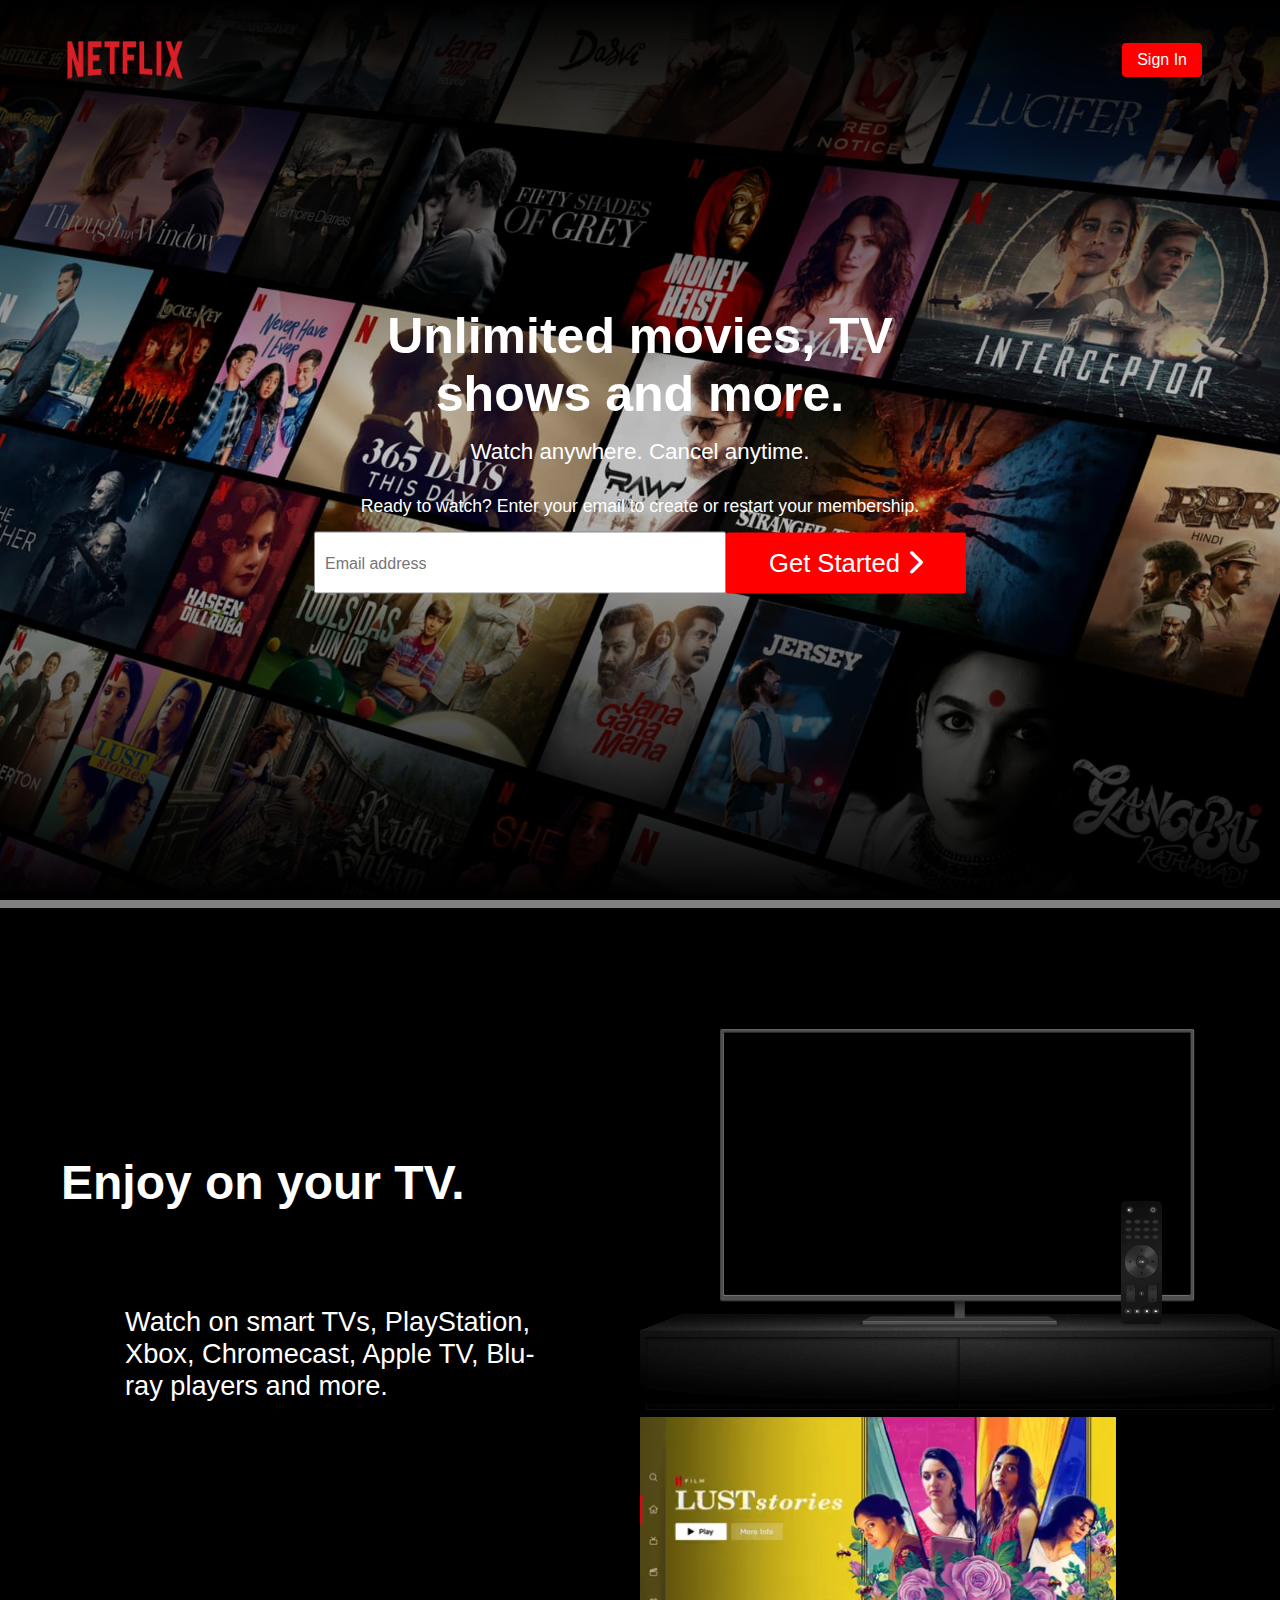
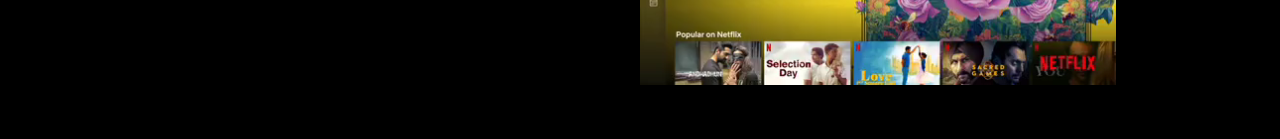
<file: index.html>
<!-- index.html -->
<!DOCTYPE html>
<html lang="en">
  <head>
    <meta charset="UTF-8" />
    <meta http-equiv="X-UA-Compatible" content="IE=edge" />
    <meta name="viewport" content="width=device-width, initial-scale=1.0" />
    <link rel="stylesheet" href="style.css" />
    <link rel="stylesheet" href="https://cdnjs.cloudflare.com/ajax/libs/font-awesome/6.1.1/css/all.min.css">
    <title>Netflix India – Watch TV Shows Online, Watch Movies Online</title>
  </head>
  <body>
    <section class="container">
      <div class="head">
        <img src="NetflixLogo.png" alt="Logo" width="200" height="120" />
        <a href="">Sign In</a>
    </section>
    <section class="banner">
      <img src="bgimg.jpg" alt="backgroundImg" class="imgFit" />
      <div class="box">
        <div class="heading">
          <h1>Unlimited movies, TV shows and more.</h1>
          <h5>Watch anywhere. Cancel anytime.</h5>
          <p>
            Ready to watch? Enter your email to create or restart your
            membership.
          </p>
        </div>
        <div class="Email">
          <input type="text" placeholder="Email address" />
          <a href="#">Get Started <i class="fa-solid fa-chevron-right"></i></a>
        </div>
      </div>
    </section>
    <section>
      <div class="card-1">
        <div class="desc-1">
          <h1>Enjoy on your TV.</h1>
          <p>Watch on smart TVs, PlayStation, Xbox, Chromecast, Apple TV, Blu-ray players and more.</p>
        </div>
        <div class="img">
          <img src="./assets/tv1.png" alt="TV 1 Here">
          <video autoplay loop muted >
            <source src="./assets/vid1.m4v" type="video/mp4">
          </video>
        </div>
      </div>
      <div class="card-2"></div>
      <div class="card-3"></div>
      <div class="card-4"></div>
    </section>
  </body>
</html>
</file>
<file: style.css>
/* style.css */
* {
  margin: 0;
  padding: 0;
  /* background-color: aqua; */
}
body {
  font-family: Arial, Helvetica, sans-serif;
}

.container .head {
  /* background-color: rgb(92, 101, 231); */
  position: absolute;
  top: 10;
  left: 10;
  padding: 0 50px;
  display: flex;
  align-items: center;
  width: 90%;
  justify-content: space-between;
  z-index: 10000;
}

.container .head a {
  text-decoration: none;
  background-color: red;
  color: #fff;
  padding: 8px 15px;
  border-radius: 4px;
}

.container .head img {
  width: 13%;
}

.banner {
  /* background-color: red; */
  position: relative;
  width: 100%;
  height: 100vh;
  display: flex;
  justify-content: center;
  align-items: center;
}

.banner .imgFit {
  width: 100%;
  height: 100vh;
  position: absolute;
  top: 0;
  left: 0;
  object-fit: cover;
}

.banner .box {
  position: absolute;
  /* background-color: aqua; */
  z-index: 1000;
  top: 50%;
  left: 50%;
  transform: translate(-50%, -50%);
}

.banner .box .heading {
  /* background-color: rgb(75, 75, 235); */
  display: flex;
  flex-direction: column;
  align-items: center;
  text-align: center;
}

.banner .box .heading h1 {
  font-size: 3.125em;
  color: white;
  font-weight: 600;
  width: 80%;
}

.banner .box .heading h5 {
  font-size: 1.4em;
  color: white;
  font-weight: 400;
  padding: 1rem 0;
}

.banner .box .heading p {
  font-size: 1.1em;
  color: white;
  font-weight: 400;
  padding: 15px 0;
}

.banner .box .Email {
  display: flex;
  flex-direction: row;
  justify-content: center;
  align-items: center;
}

.banner .box .Email input {
  min-width: 400px;
  height: 50px;
  font-size: 16px;
  padding: 10px 10px 0 0;
  outline: none;
  align-items: center;
  border: 1px solid #8c8c8c;
  border-radius: 2px;
  color: black;
}

.banner .box .Email input::placeholder {
  position: absolute;
  left: 10px;
  top: 22px;
}

.banner .box .Email a {
  text-decoration: none;
  color: #fff;
  font-size: 1.6rem;
  font-weight: 500;
  background-color: red;
  min-width: 200px;
  line-height: 61px;
  padding: 0 20px;
  text-align: center;
  border-radius: 2px;
}

.banner:before {
  content: "";
  position: absolute;
  top: 0;
  left: 0;
  width: 100%;
  height: 400px;
  z-index: 1;
  background: linear-gradient(to bottom, black, transparent);
}

.banner:after {
  content: "";
  position: absolute;
  bottom: 0;
  left: 0;
  width: 100%;
  height: 400px;
  z-index: 1;
  background: linear-gradient(to top, black, transparent);
}

/* card section styling start here  */
.card-1 {
  border-top: 8px solid grey;
  background: black;
  color: #fff;
}

.card-1 {
  position: relative;
  display: grid;
  grid-template-columns: 50% 40%;
  text-align: left;
  align-items: center;
  padding: 25px 45px 50px;
}

.desc-1 h1 {
  font-size: 3rem;
  padding: 1rem;
}

.desc-1 p {
  font-size: 1.7rem;
  padding: 80px;
}

.card-1 img {
  grid-column: 2/2;
  grid-row: 1/2;
}

.card-1 video {
  width: 100%;
  height: 58%;
  position: relative;
}
</file>
